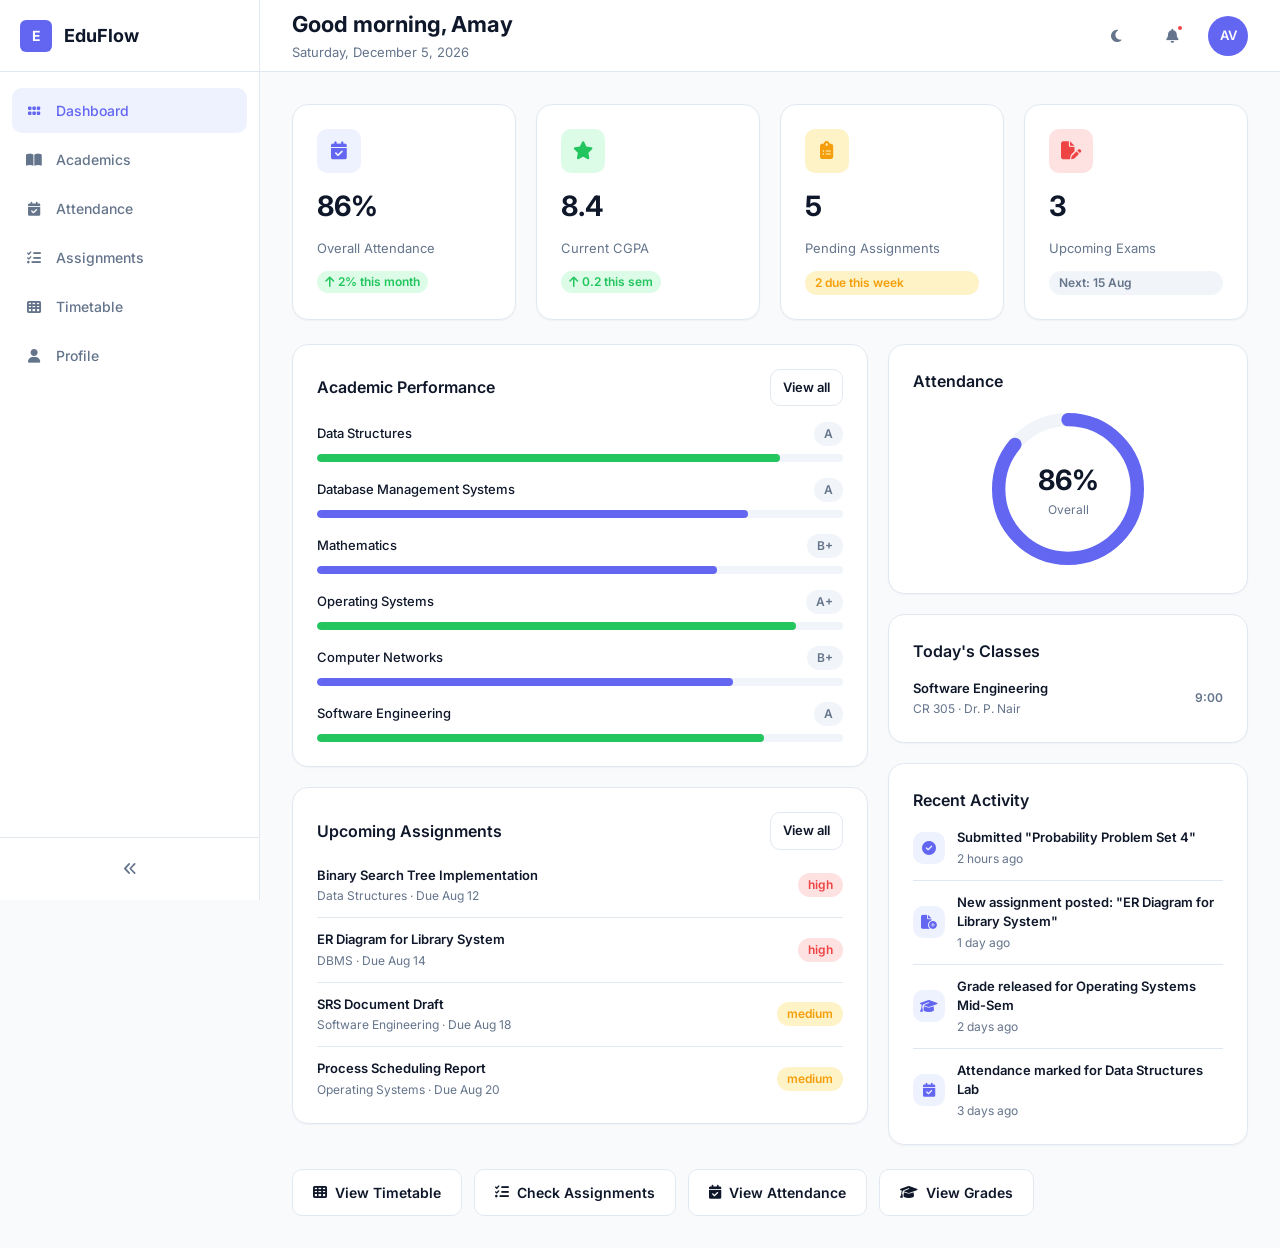
<file: index.html>
<!DOCTYPE html>
<html lang="en">
<head>
  <meta charset="UTF-8" />
  <meta name="viewport" content="width=device-width, initial-scale=1.0" />
  <title>Dashboard · EduFlow</title>

  <link rel="preconnect" href="https://fonts.googleapis.com" />
  <link href="https://fonts.googleapis.com/css2?family=Inter:wght@400;500;600;700&display=swap" rel="stylesheet" />
  <link rel="stylesheet" href="https://cdnjs.cloudflare.com/ajax/libs/font-awesome/6.5.1/css/all.min.css" />

  <link rel="stylesheet" href="css/reset.css" />
  <link rel="stylesheet" href="css/variables.css" />
  <link rel="stylesheet" href="css/layout.css" />
  <link rel="stylesheet" href="css/components.css" />
  <link rel="stylesheet" href="css/interactions.css" />
  <link rel="stylesheet" href="css/dashboard.css" />
  <link rel="stylesheet" href="css/responsive.css" />
  <link rel="stylesheet" href="css/responsive.css" />
</head>
<body>

  <div class="app-shell">

    <!-- ============ SIDEBAR ============ -->
    <aside class="sidebar">
      <div class="sidebar-brand">
        <div class="sidebar-brand-mark">E</div>
        <span class="sidebar-brand-name">EduFlow</span>
      </div>

      <nav class="sidebar-nav">
        <a href="index.html" class="sidebar-link" data-page="index.html">
          <i class="fa-solid fa-grip"></i><span>Dashboard</span>
        </a>
        <a href="pages/academics.html" class="sidebar-link" data-page="academics.html">
          <i class="fa-solid fa-book-open"></i><span>Academics</span>
        </a>
        <a href="pages/attendance.html" class="sidebar-link" data-page="attendance.html">
          <i class="fa-solid fa-calendar-check"></i><span>Attendance</span>
        </a>
        <a href="pages/assignments.html" class="sidebar-link" data-page="assignments.html">
          <i class="fa-solid fa-list-check"></i><span>Assignments</span>
        </a>
        <a href="pages/timetable.html" class="sidebar-link" data-page="timetable.html">
          <i class="fa-solid fa-table-cells"></i><span>Timetable</span>
        </a>
        <a href="pages/profile.html" class="sidebar-link" data-page="profile.html">
          <i class="fa-solid fa-user"></i><span>Profile</span>
        </a>
      </nav>

      <div class="sidebar-footer">
        <button class="sidebar-toggle" data-sidebar-toggle aria-label="Collapse sidebar">
          <i class="fa-solid fa-angles-left"></i>
        </button>
      </div>
    </aside>

    <div class="sidebar-overlay" data-mobile-overlay></div>

    <!-- ============ MAIN ============ -->
    <div>
      <header class="header">
        <div style="display:flex; align-items:center; gap: var(--space-4);">
          <button class="mobile-menu-btn icon-btn" data-mobile-menu aria-label="Open menu">
            <i class="fa-solid fa-bars"></i>
          </button>
          <div class="header-greeting">
            <h1 id="greeting-text">Good morning, Amay</h1>
            <p id="today-date">Here's your academic overview.</p>
          </div>
        </div>

        <div class="header-actions">
          <button class="icon-btn" data-theme-toggle aria-label="Toggle theme">
            <i class="fa-solid fa-moon"></i>
          </button>
          <button class="icon-btn" aria-label="Notifications">
            <i class="fa-solid fa-bell"></i>
            <span class="dot"></span>
          </button>
          <div class="avatar" title="Amay Verma">AV</div>
        </div>
      </header>

      <main class="main-content">

        <!-- STAT CARDS -->
        <section class="grid grid-cols-4" style="margin-bottom: var(--space-6);">
          <div class="card stat-card animate-in" style="animation-delay: 0ms">
            <div class="stat-card-icon" style="background: var(--primary-light); color: var(--primary);">
              <i class="fa-solid fa-calendar-check"></i>
            </div>
            <div class="stat-card-value" data-counter data-target="86" data-suffix="%">0%</div>
            <div class="stat-card-label">Overall Attendance</div>
            <span class="stat-card-trend trend-up"><i class="fa-solid fa-arrow-up"></i> 2% this month</span>
          </div>

          <div class="card stat-card animate-in" style="animation-delay: 80ms">
            <div class="stat-card-icon" style="background: var(--success-light); color: var(--success);">
              <i class="fa-solid fa-star"></i>
            </div>
            <div class="stat-card-value" data-counter data-target="8.4" data-decimal="1">0</div>
            <div class="stat-card-label">Current CGPA</div>
            <span class="stat-card-trend trend-up"><i class="fa-solid fa-arrow-up"></i> 0.2 this sem</span>
          </div>

          <div class="card stat-card animate-in" style="animation-delay: 160ms">
            <div class="stat-card-icon" style="background: var(--warning-light); color: var(--warning);">
              <i class="fa-solid fa-clipboard-list"></i>
            </div>
            <div class="stat-card-value" data-counter data-target="5" data-suffix="">0</div>
            <div class="stat-card-label">Pending Assignments</div>
            <span class="badge badge-warning">2 due this week</span>
          </div>

          <div class="card stat-card animate-in" style="animation-delay: 240ms">
            <div class="stat-card-icon" style="background: var(--danger-light); color: var(--danger);">
              <i class="fa-solid fa-file-pen"></i>
            </div>
            <div class="stat-card-value" data-counter data-target="3" data-suffix="">0</div>
            <div class="stat-card-label">Upcoming Exams</div>
            <span class="badge badge-neutral">Next: 15 Aug</span>
          </div>
        </section>

        <div class="dashboard-grid">

          <!-- LEFT COLUMN -->
          <div class="dashboard-col-main">

            <section class="card animate-in" style="margin-bottom: var(--space-5);">
              <div class="card-header">
                <span class="card-title">Academic Performance</span>
                <a href="pages/academics.html" class="btn btn-secondary btn-sm">View all</a>
              </div>
              <div id="academic-performance-list"></div>
            </section>

            <section class="card animate-in" style="margin-bottom: var(--space-5);">
              <div class="card-header">
                <span class="card-title">Upcoming Assignments</span>
                <a href="pages/assignments.html" class="btn btn-secondary btn-sm">View all</a>
              </div>
              <div id="upcoming-assignments-list"></div>
            </section>

          </div>

          <!-- RIGHT COLUMN -->
          <div class="dashboard-col-side">

            <section class="card animate-in" style="margin-bottom: var(--space-5);">
              <div class="card-header">
                <span class="card-title">Attendance</span>
              </div>
              <div class="attendance-ring-wrap">
                <svg viewBox="0 0 120 120" class="attendance-ring">
                  <circle cx="60" cy="60" r="52" class="ring-track" />
                  <circle cx="60" cy="60" r="52" class="ring-fill" id="attendance-ring-fill" />
                </svg>
                <div class="attendance-ring-label">
                  <span id="attendance-ring-value">0%</span>
                  <small>Overall</small>
                </div>
              </div>
            </section>

            <section class="card animate-in" style="margin-bottom: var(--space-5);">
              <div class="card-header">
                <span class="card-title">Today's Classes</span>
              </div>
              <div id="todays-classes-list"></div>
            </section>

            <section class="card animate-in">
              <div class="card-header">
                <span class="card-title">Recent Activity</span>
              </div>
              <div id="recent-activity-list"></div>
            </section>

          </div>
        </div>

        <!-- QUICK ACTIONS -->
        <section class="quick-actions animate-in">
          <a href="pages/timetable.html" class="btn btn-secondary"><i class="fa-solid fa-table-cells"></i> View Timetable</a>
          <a href="pages/assignments.html" class="btn btn-secondary"><i class="fa-solid fa-list-check"></i> Check Assignments</a>
          <a href="pages/attendance.html" class="btn btn-secondary"><i class="fa-solid fa-calendar-check"></i> View Attendance</a>
          <a href="pages/academics.html" class="btn btn-secondary"><i class="fa-solid fa-graduation-cap"></i> View Grades</a>
        </section>

      </main>
    </div>
  </div>

  <script src="js/storage.js"></script>
  <script src="js/data.js"></script>
  <script src="js/theme.js"></script>
  <script src="js/navigation.js"></script>
  <script src="js/notifications.js"></script>
  <script src="js/dashboard.js"></script>
</body>
</html>
</file>
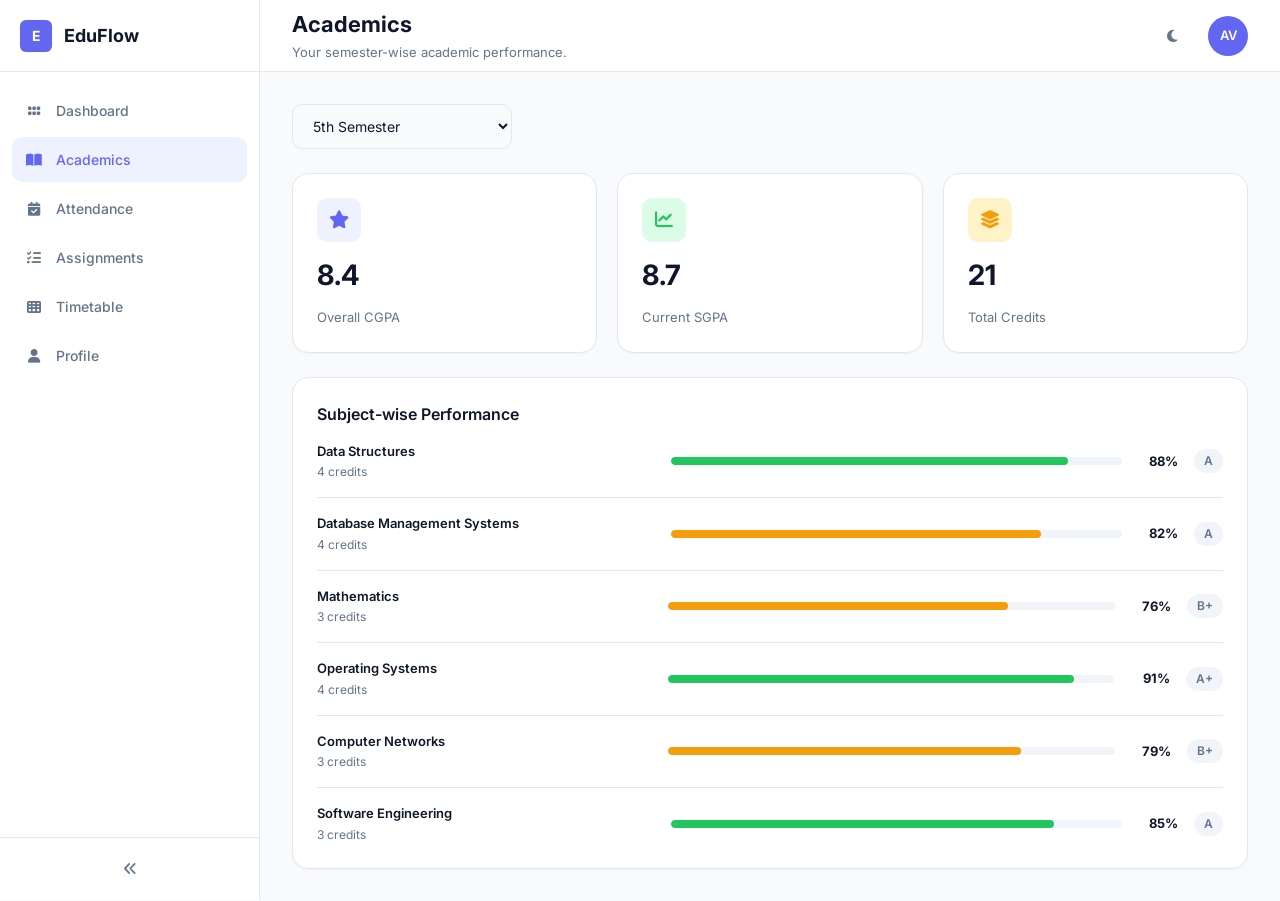
<file: pages/academics.html>
<!DOCTYPE html>
<html lang="en">
<head>
  <meta charset="UTF-8" />
  <meta name="viewport" content="width=device-width, initial-scale=1.0" />
  <title>Academics · EduFlow</title>

  <link rel="preconnect" href="https://fonts.googleapis.com" />
  <link href="https://fonts.googleapis.com/css2?family=Inter:wght@400;500;600;700&display=swap" rel="stylesheet" />
  <link rel="stylesheet" href="https://cdnjs.cloudflare.com/ajax/libs/font-awesome/6.5.1/css/all.min.css" />

  <!-- Note the ../ prefix: this file lives inside pages/, so every
       path must go UP one level first before it can find css/ -->
  <link rel="stylesheet" href="../css/reset.css" />
  <link rel="stylesheet" href="../css/variables.css" />
  <link rel="stylesheet" href="../css/layout.css" />
  <link rel="stylesheet" href="../css/components.css" />
  <link rel="stylesheet" href="../css/interactions.css" />
  <link rel="stylesheet" href="../css/academics.css" />
  <link rel="stylesheet" href="../css/responsive.css" />
</head>
<body>

  <div class="app-shell">

    <!-- ============ SIDEBAR ============ -->
    <aside class="sidebar">
      <div class="sidebar-brand">
        <div class="sidebar-brand-mark">E</div>
        <span class="sidebar-brand-name">EduFlow</span>
      </div>

      <nav class="sidebar-nav">
        <a href="../index.html" class="sidebar-link" data-page="index.html">
          <i class="fa-solid fa-grip"></i><span>Dashboard</span>
        </a>
        <a href="academics.html" class="sidebar-link" data-page="academics.html">
          <i class="fa-solid fa-book-open"></i><span>Academics</span>
        </a>
        <a href="attendance.html" class="sidebar-link" data-page="attendance.html">
          <i class="fa-solid fa-calendar-check"></i><span>Attendance</span>
        </a>
        <a href="assignments.html" class="sidebar-link" data-page="assignments.html">
          <i class="fa-solid fa-list-check"></i><span>Assignments</span>
        </a>
        <a href="timetable.html" class="sidebar-link" data-page="timetable.html">
          <i class="fa-solid fa-table-cells"></i><span>Timetable</span>
        </a>
        <a href="profile.html" class="sidebar-link" data-page="profile.html">
          <i class="fa-solid fa-user"></i><span>Profile</span>
        </a>
      </nav>

      <div class="sidebar-footer">
        <button class="sidebar-toggle" data-sidebar-toggle aria-label="Collapse sidebar">
          <i class="fa-solid fa-angles-left"></i>
        </button>
      </div>
    </aside>

    <div class="sidebar-overlay" data-mobile-overlay></div>

    <!-- ============ MAIN ============ -->
    <div>
      <header class="header">
        <div style="display:flex; align-items:center; gap: var(--space-4);">
          <button class="mobile-menu-btn icon-btn" data-mobile-menu aria-label="Open menu">
            <i class="fa-solid fa-bars"></i>
          </button>
          <div class="header-greeting">
            <h1>Academics</h1>
            <p>Your semester-wise academic performance.</p>
          </div>
        </div>

        <div class="header-actions">
          <button class="icon-btn" data-theme-toggle aria-label="Toggle theme">
            <i class="fa-solid fa-moon"></i>
          </button>
          <div class="avatar" title="Amay Verma">AV</div>
        </div>
      </header>

      <main class="main-content">

        <!-- Semester selector -->
        <div class="academics-toolbar">
          <select class="form-select" id="semester-select" style="max-width: 220px;">
            <option value="5" selected>5th Semester</option>
            <option value="4">4th Semester</option>
            <option value="3">3rd Semester</option>
          </select>
        </div>

        <!-- CGPA / SGPA summary -->
        <section class="grid grid-cols-3 stagger-grid" style="margin-bottom: var(--space-6);">
          <div class="card stat-card">
            <div class="stat-card-icon" style="background: var(--primary-light); color: var(--primary);">
              <i class="fa-solid fa-star"></i>
            </div>
            <div class="stat-card-value">8.4</div>
            <div class="stat-card-label">Overall CGPA</div>
          </div>
          <div class="card stat-card">
            <div class="stat-card-icon" style="background: var(--success-light); color: var(--success);">
              <i class="fa-solid fa-chart-line"></i>
            </div>
            <div class="stat-card-value">8.7</div>
            <div class="stat-card-label">Current SGPA</div>
          </div>
          <div class="card stat-card">
            <div class="stat-card-icon" style="background: var(--warning-light); color: var(--warning);">
              <i class="fa-solid fa-layer-group"></i>
            </div>
            <div class="stat-card-value">21</div>
            <div class="stat-card-label">Total Credits</div>
          </div>
        </section>

        <!-- Subject performance table -->
        <section class="card">
          <div class="card-header">
            <span class="card-title">Subject-wise Performance</span>
          </div>
          <div id="subjects-table"></div>
        </section>

      </main>
    </div>
  </div>

  <!-- Paths go up one level (../) to reach js/, same reasoning as css/ above -->
  <script src="../js/storage.js"></script>
  <script src="../js/data.js"></script>
  <script src="../js/theme.js"></script>
  <script src="../js/navigation.js"></script>
  <script src="../js/academics.js"></script>
</body>
</html>
</file>
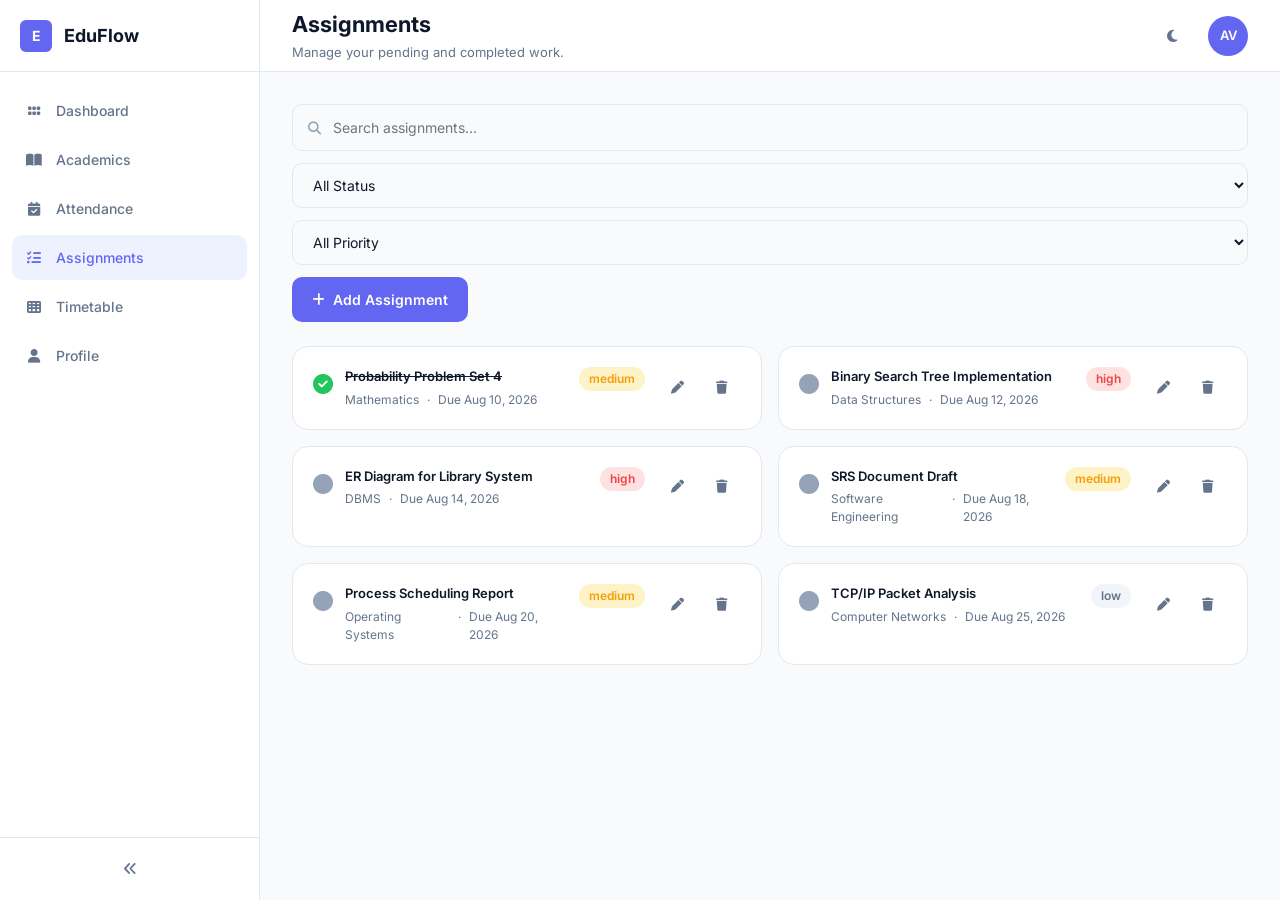
<file: pages/assignments.html>
<!DOCTYPE html>
<html lang="en">
<head>
  <meta charset="UTF-8" />
  <meta name="viewport" content="width=device-width, initial-scale=1.0" />
  <title>Assignments · EduFlow</title>

  <link rel="preconnect" href="https://fonts.googleapis.com" />
  <link href="https://fonts.googleapis.com/css2?family=Inter:wght@400;500;600;700&display=swap" rel="stylesheet" />
  <link rel="stylesheet" href="https://cdnjs.cloudflare.com/ajax/libs/font-awesome/6.5.1/css/all.min.css" />

  <link rel="stylesheet" href="../css/reset.css" />
  <link rel="stylesheet" href="../css/variables.css" />
  <link rel="stylesheet" href="../css/layout.css" />
  <link rel="stylesheet" href="../css/components.css" />
  <link rel="stylesheet" href="../css/interactions.css" />
  <link rel="stylesheet" href="../css/assignments.css" />
  <link rel="stylesheet" href="../css/responsive.css" />
</head>
<body>

  <div class="app-shell">

    <aside class="sidebar">
      <div class="sidebar-brand">
        <div class="sidebar-brand-mark">E</div>
        <span class="sidebar-brand-name">EduFlow</span>
      </div>

      <nav class="sidebar-nav">
        <a href="../index.html" class="sidebar-link" data-page="index.html">
          <i class="fa-solid fa-grip"></i><span>Dashboard</span>
        </a>
        <a href="academics.html" class="sidebar-link" data-page="academics.html">
          <i class="fa-solid fa-book-open"></i><span>Academics</span>
        </a>
        <a href="attendance.html" class="sidebar-link" data-page="attendance.html">
          <i class="fa-solid fa-calendar-check"></i><span>Attendance</span>
        </a>
        <a href="assignments.html" class="sidebar-link" data-page="assignments.html">
          <i class="fa-solid fa-list-check"></i><span>Assignments</span>
        </a>
        <a href="timetable.html" class="sidebar-link" data-page="timetable.html">
          <i class="fa-solid fa-table-cells"></i><span>Timetable</span>
        </a>
        <a href="profile.html" class="sidebar-link" data-page="profile.html">
          <i class="fa-solid fa-user"></i><span>Profile</span>
        </a>
      </nav>

      <div class="sidebar-footer">
        <button class="sidebar-toggle" data-sidebar-toggle aria-label="Collapse sidebar">
          <i class="fa-solid fa-angles-left"></i>
        </button>
      </div>
    </aside>

    <div class="sidebar-overlay" data-mobile-overlay></div>

    <div>
      <header class="header">
        <div style="display:flex; align-items:center; gap: var(--space-4);">
          <button class="mobile-menu-btn icon-btn" data-mobile-menu aria-label="Open menu">
            <i class="fa-solid fa-bars"></i>
          </button>
          <div class="header-greeting">
            <h1>Assignments</h1>
            <p>Manage your pending and completed work.</p>
          </div>
        </div>

        <div class="header-actions">
          <button class="icon-btn" data-theme-toggle aria-label="Toggle theme">
            <i class="fa-solid fa-moon"></i>
          </button>
          <div class="avatar" title="Amay Verma">AV</div>
        </div>
      </header>

      <main class="main-content">

        <!-- Toolbar: search + filters + add button -->
        <div class="assignments-toolbar">
          <div class="search-box">
            <i class="fa-solid fa-magnifying-glass"></i>
            <input type="text" id="search-input" placeholder="Search assignments..." class="form-input" />
          </div>

          <select id="status-filter" class="form-select">
            <option value="all">All Status</option>
            <option value="pending">Pending</option>
            <option value="completed">Completed</option>
          </select>

          <select id="priority-filter" class="form-select">
            <option value="all">All Priority</option>
            <option value="high">High</option>
            <option value="medium">Medium</option>
            <option value="low">Low</option>
          </select>

          <button class="btn btn-primary" id="add-assignment-btn">
            <i class="fa-solid fa-plus"></i> Add Assignment
          </button>
        </div>

        <!-- Assignment cards render here via JS -->
        <div id="assignments-list" class="assignments-grid"></div>

      </main>
    </div>
  </div>

  <!-- ============ ADD/EDIT MODAL ============ -->
  <div class="modal-overlay" id="assignment-modal">
    <div class="modal">
      <div class="modal-header">
        <span class="modal-title" id="assignment-modal-title">Add Assignment</span>
        <button class="modal-close" id="assignment-modal-close" aria-label="Close">
          <i class="fa-solid fa-xmark"></i>
        </button>
      </div>

      <form id="assignment-form">
        <div class="form-group">
          <label class="form-label" for="title">Title</label>
          <input type="text" id="title" name="title" class="form-input" placeholder="e.g. ER Diagram Assignment" required />
        </div>

        <div class="form-group">
          <label class="form-label" for="subject">Subject</label>
          <select id="subject" name="subject" class="form-select" required>
            <option value="Data Structures">Data Structures</option>
            <option value="DBMS">DBMS</option>
            <option value="Operating Systems">Operating Systems</option>
            <option value="Computer Networks">Computer Networks</option>
            <option value="Mathematics">Mathematics</option>
            <option value="Software Engineering">Software Engineering</option>
          </select>
        </div>

        <div class="form-group">
          <label class="form-label" for="dueDate">Due Date</label>
          <input type="date" id="dueDate" name="dueDate" class="form-input" required />
        </div>

        <div class="form-group">
          <label class="form-label" for="priority">Priority</label>
          <select id="priority" name="priority" class="form-select" required>
            <option value="high">High</option>
            <option value="medium" selected>Medium</option>
            <option value="low">Low</option>
          </select>
        </div>

        <div style="display:flex; gap: var(--space-3); margin-top: var(--space-6);">
          <button type="submit" class="btn btn-primary" style="flex:1;">Save Assignment</button>
          <button type="button" class="btn btn-secondary" id="assignment-modal-cancel">Cancel</button>
        </div>
      </form>
    </div>
  </div>

  <script src="../js/storage.js"></script>
  <script src="../js/data.js"></script>
  <script src="../js/theme.js"></script>
  <script src="../js/navigation.js"></script>
  <script src="../js/notifications.js"></script>
  <script src="../js/assignments.js"></script>
</body>
</html>
</file>
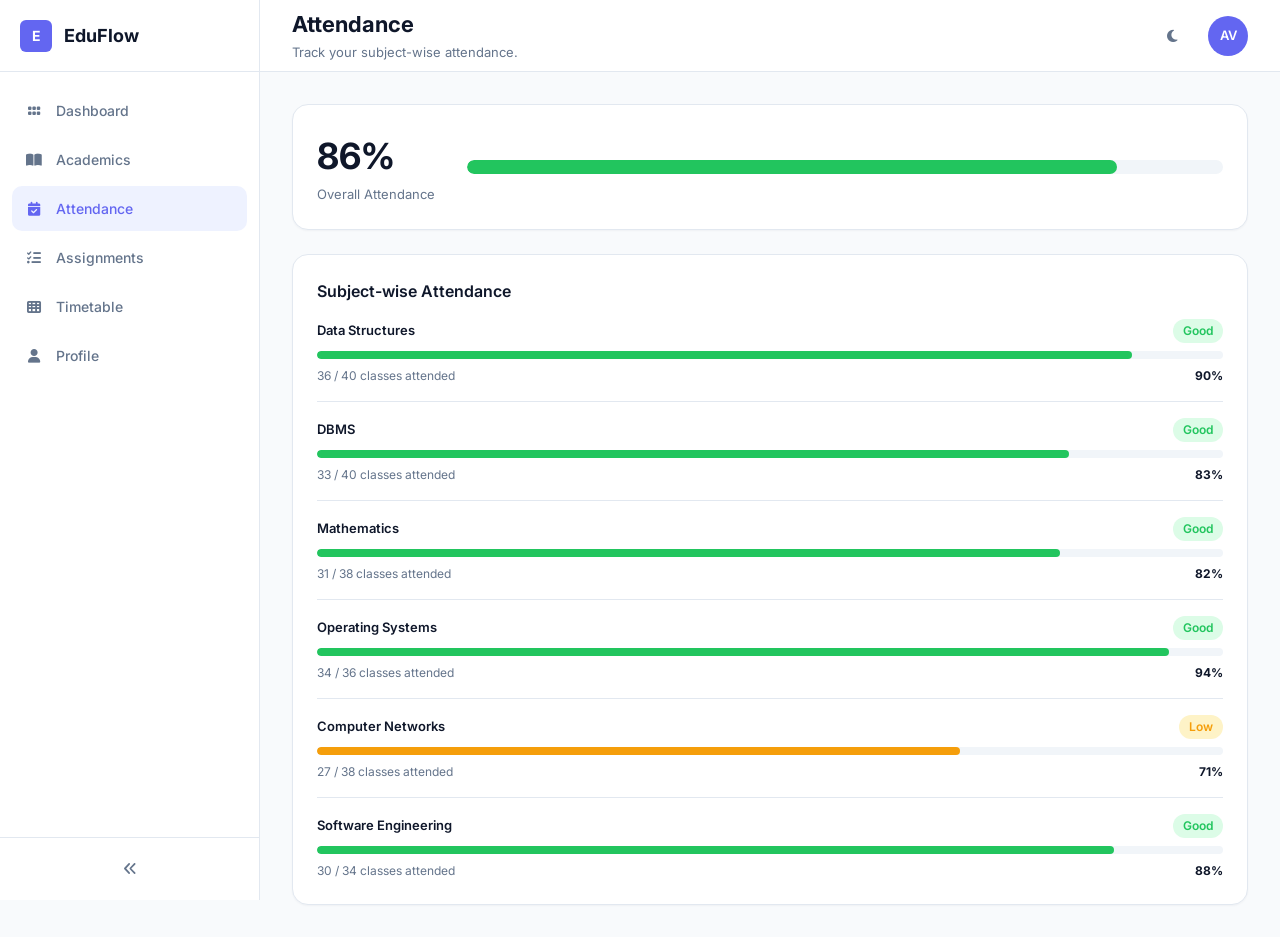
<file: pages/attendance.html>
<!DOCTYPE html>
<html lang="en">
<head>
  <meta charset="UTF-8" />
  <meta name="viewport" content="width=device-width, initial-scale=1.0" />
  <title>Attendance · EduFlow</title>

  <link rel="preconnect" href="https://fonts.googleapis.com" />
  <link href="https://fonts.googleapis.com/css2?family=Inter:wght@400;500;600;700&display=swap" rel="stylesheet" />
  <link rel="stylesheet" href="https://cdnjs.cloudflare.com/ajax/libs/font-awesome/6.5.1/css/all.min.css" />

  <link rel="stylesheet" href="../css/reset.css" />
  <link rel="stylesheet" href="../css/variables.css" />
  <link rel="stylesheet" href="../css/layout.css" />
  <link rel="stylesheet" href="../css/components.css" />
  <link rel="stylesheet" href="../css/interactions.css" />
  <link rel="stylesheet" href="../css/attendance.css" />
  <link rel="stylesheet" href="../css/responsive.css" />
</head>
<body>

  <div class="app-shell">

    <aside class="sidebar">
      <div class="sidebar-brand">
        <div class="sidebar-brand-mark">E</div>
        <span class="sidebar-brand-name">EduFlow</span>
      </div>

      <nav class="sidebar-nav">
        <a href="../index.html" class="sidebar-link" data-page="index.html">
          <i class="fa-solid fa-grip"></i><span>Dashboard</span>
        </a>
        <a href="academics.html" class="sidebar-link" data-page="academics.html">
          <i class="fa-solid fa-book-open"></i><span>Academics</span>
        </a>
        <a href="attendance.html" class="sidebar-link" data-page="attendance.html">
          <i class="fa-solid fa-calendar-check"></i><span>Attendance</span>
        </a>
        <a href="assignments.html" class="sidebar-link" data-page="assignments.html">
          <i class="fa-solid fa-list-check"></i><span>Assignments</span>
        </a>
        <a href="timetable.html" class="sidebar-link" data-page="timetable.html">
          <i class="fa-solid fa-table-cells"></i><span>Timetable</span>
        </a>
        <a href="profile.html" class="sidebar-link" data-page="profile.html">
          <i class="fa-solid fa-user"></i><span>Profile</span>
        </a>
      </nav>

      <div class="sidebar-footer">
        <button class="sidebar-toggle" data-sidebar-toggle aria-label="Collapse sidebar">
          <i class="fa-solid fa-angles-left"></i>
        </button>
      </div>
    </aside>

    <div class="sidebar-overlay" data-mobile-overlay></div>

    <div>
      <header class="header">
        <div style="display:flex; align-items:center; gap: var(--space-4);">
          <button class="mobile-menu-btn icon-btn" data-mobile-menu aria-label="Open menu">
            <i class="fa-solid fa-bars"></i>
          </button>
          <div class="header-greeting">
            <h1>Attendance</h1>
            <p>Track your subject-wise attendance.</p>
          </div>
        </div>

        <div class="header-actions">
          <button class="icon-btn" data-theme-toggle aria-label="Toggle theme">
            <i class="fa-solid fa-moon"></i>
          </button>
          <div class="avatar" title="Amay Verma">AV</div>
        </div>
      </header>

      <main class="main-content">

        <!-- Overall attendance summary -->
        <section class="card" style="margin-bottom: var(--space-6);">
          <div class="overall-attendance">
            <div>
              <div class="overall-attendance-value" id="overall-value">0%</div>
              <div class="overall-attendance-label">Overall Attendance</div>
            </div>
            <div class="overall-attendance-bar">
              <div class="progress-track" style="height: 14px;">
                <div class="progress-fill" id="overall-fill" data-fill="0"></div>
              </div>
            </div>
          </div>
        </section>

        <!-- Subject-wise attendance -->
        <section class="card">
          <div class="card-header">
            <span class="card-title">Subject-wise Attendance</span>
          </div>
          <div id="attendance-list"></div>
        </section>

      </main>
    </div>
  </div>

  <script src="../js/storage.js"></script>
  <script src="../js/data.js"></script>
  <script src="../js/theme.js"></script>
  <script src="../js/navigation.js"></script>
  <script src="../js/attendance.js"></script>
</body>
</html>
</file>
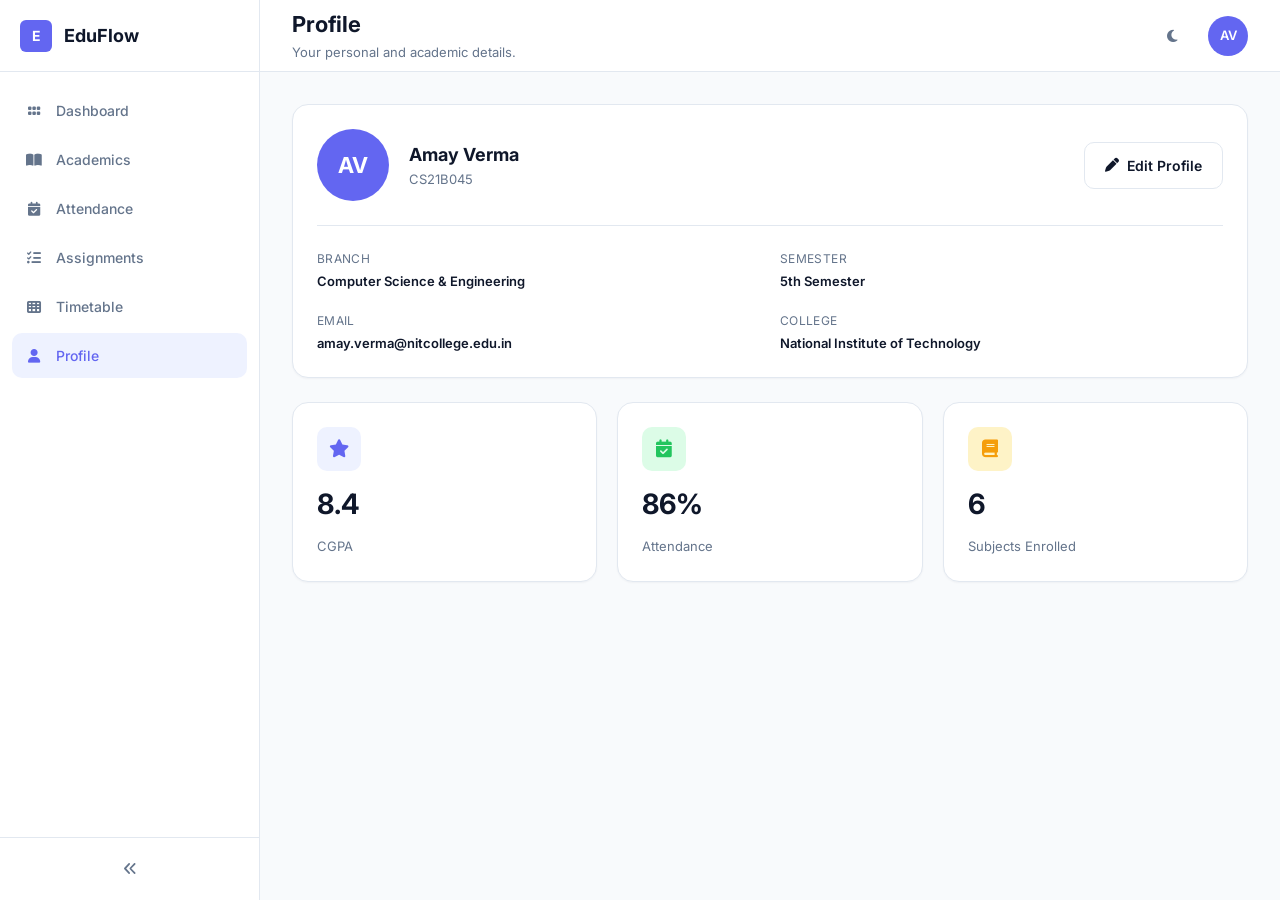
<file: pages/profile.html>
<!DOCTYPE html>
<html lang="en">
<head>
  <meta charset="UTF-8" />
  <meta name="viewport" content="width=device-width, initial-scale=1.0" />
  <title>Profile · EduFlow</title>

  <link rel="preconnect" href="https://fonts.googleapis.com" />
  <link href="https://fonts.googleapis.com/css2?family=Inter:wght@400;500;600;700&display=swap" rel="stylesheet" />
  <link rel="stylesheet" href="https://cdnjs.cloudflare.com/ajax/libs/font-awesome/6.5.1/css/all.min.css" />

  <link rel="stylesheet" href="../css/reset.css" />
  <link rel="stylesheet" href="../css/variables.css" />
  <link rel="stylesheet" href="../css/layout.css" />
  <link rel="stylesheet" href="../css/components.css" />
  <link rel="stylesheet" href="../css/interactions.css" />
  <link rel="stylesheet" href="../css/profile.css" />
  <link rel="stylesheet" href="../css/responsive.css" />
</head>
<body>

  <div class="app-shell">

    <aside class="sidebar">
      <div class="sidebar-brand">
        <div class="sidebar-brand-mark">E</div>
        <span class="sidebar-brand-name">EduFlow</span>
      </div>

      <nav class="sidebar-nav">
        <a href="../index.html" class="sidebar-link" data-page="index.html">
          <i class="fa-solid fa-grip"></i><span>Dashboard</span>
        </a>
        <a href="academics.html" class="sidebar-link" data-page="academics.html">
          <i class="fa-solid fa-book-open"></i><span>Academics</span>
        </a>
        <a href="attendance.html" class="sidebar-link" data-page="attendance.html">
          <i class="fa-solid fa-calendar-check"></i><span>Attendance</span>
        </a>
        <a href="assignments.html" class="sidebar-link" data-page="assignments.html">
          <i class="fa-solid fa-list-check"></i><span>Assignments</span>
        </a>
        <a href="timetable.html" class="sidebar-link" data-page="timetable.html">
          <i class="fa-solid fa-table-cells"></i><span>Timetable</span>
        </a>
        <a href="profile.html" class="sidebar-link" data-page="profile.html">
          <i class="fa-solid fa-user"></i><span>Profile</span>
        </a>
      </nav>

      <div class="sidebar-footer">
        <button class="sidebar-toggle" data-sidebar-toggle aria-label="Collapse sidebar">
          <i class="fa-solid fa-angles-left"></i>
        </button>
      </div>
    </aside>

    <div class="sidebar-overlay" data-mobile-overlay></div>

    <div>
      <header class="header">
        <div style="display:flex; align-items:center; gap: var(--space-4);">
          <button class="mobile-menu-btn icon-btn" data-mobile-menu aria-label="Open menu">
            <i class="fa-solid fa-bars"></i>
          </button>
          <div class="header-greeting">
            <h1>Profile</h1>
            <p>Your personal and academic details.</p>
          </div>
        </div>

        <div class="header-actions">
          <button class="icon-btn" data-theme-toggle aria-label="Toggle theme">
            <i class="fa-solid fa-moon"></i>
          </button>
          <div class="avatar" title="Amay Verma">AV</div>
        </div>
      </header>

      <main class="main-content">

        <section class="card profile-card">
          <div class="profile-header">
            <div class="profile-avatar-lg" id="profile-avatar">AV</div>
            <div>
              <div class="profile-name" id="profile-name">Amay Verma</div>
              <div class="profile-roll" id="profile-roll">CS21B045</div>
            </div>
            <button class="btn btn-secondary" id="edit-profile-btn" style="margin-left: auto;">
              <i class="fa-solid fa-pen"></i> Edit Profile
            </button>
          </div>

          <!-- READ-ONLY VIEW -->
          <div class="profile-details" id="profile-details-view">
            <div class="profile-detail-row">
              <span class="profile-detail-label">Branch</span>
              <span class="profile-detail-value" id="detail-branch">—</span>
            </div>
            <div class="profile-detail-row">
              <span class="profile-detail-label">Semester</span>
              <span class="profile-detail-value" id="detail-semester">—</span>
            </div>
            <div class="profile-detail-row">
              <span class="profile-detail-label">Email</span>
              <span class="profile-detail-value" id="detail-email">—</span>
            </div>
            <div class="profile-detail-row">
              <span class="profile-detail-label">College</span>
              <span class="profile-detail-value" id="detail-college">—</span>
            </div>
          </div>

          <!-- EDIT FORM (hidden by default, shown via JS) -->
          <form class="profile-details" id="profile-edit-form" style="display:none;">
            <div class="form-group">
              <label class="form-label" for="edit-name">Full Name</label>
              <input type="text" id="edit-name" name="name" class="form-input" required />
            </div>
            <div class="form-group">
              <label class="form-label" for="edit-branch">Branch</label>
              <input type="text" id="edit-branch" name="branch" class="form-input" required />
            </div>
            <div class="form-group">
              <label class="form-label" for="edit-semester">Semester</label>
              <input type="text" id="edit-semester" name="semester" class="form-input" required />
            </div>
            <div class="form-group">
              <label class="form-label" for="edit-email">Email</label>
              <input type="email" id="edit-email" name="email" class="form-input" required />
            </div>
            <div style="display:flex; gap: var(--space-3); grid-column: 1 / -1;">
              <button type="submit" class="btn btn-primary">Save Changes</button>
              <button type="button" class="btn btn-secondary" id="cancel-edit-btn">Cancel</button>
            </div>
          </form>
        </section>

        <!-- Academic stats summary -->
        <section class="grid grid-cols-3 stagger-grid" style="margin-top: var(--space-6);">
          <div class="card stat-card">
            <div class="stat-card-icon" style="background: var(--primary-light); color: var(--primary);">
              <i class="fa-solid fa-star"></i>
            </div>
            <div class="stat-card-value">8.4</div>
            <div class="stat-card-label">CGPA</div>
          </div>
          <div class="card stat-card">
            <div class="stat-card-icon" style="background: var(--success-light); color: var(--success);">
              <i class="fa-solid fa-calendar-check"></i>
            </div>
            <div class="stat-card-value">86%</div>
            <div class="stat-card-label">Attendance</div>
          </div>
          <div class="card stat-card">
            <div class="stat-card-icon" style="background: var(--warning-light); color: var(--warning);">
              <i class="fa-solid fa-book"></i>
            </div>
            <div class="stat-card-value">6</div>
            <div class="stat-card-label">Subjects Enrolled</div>
          </div>
        </section>

      </main>
    </div>
  </div>

  <script src="../js/storage.js"></script>
  <script src="../js/data.js"></script>
  <script src="../js/theme.js"></script>
  <script src="../js/navigation.js"></script>
  <script src="../js/notifications.js"></script>
  <script src="../js/profile.js"></script>
</body>
</html>
</file>
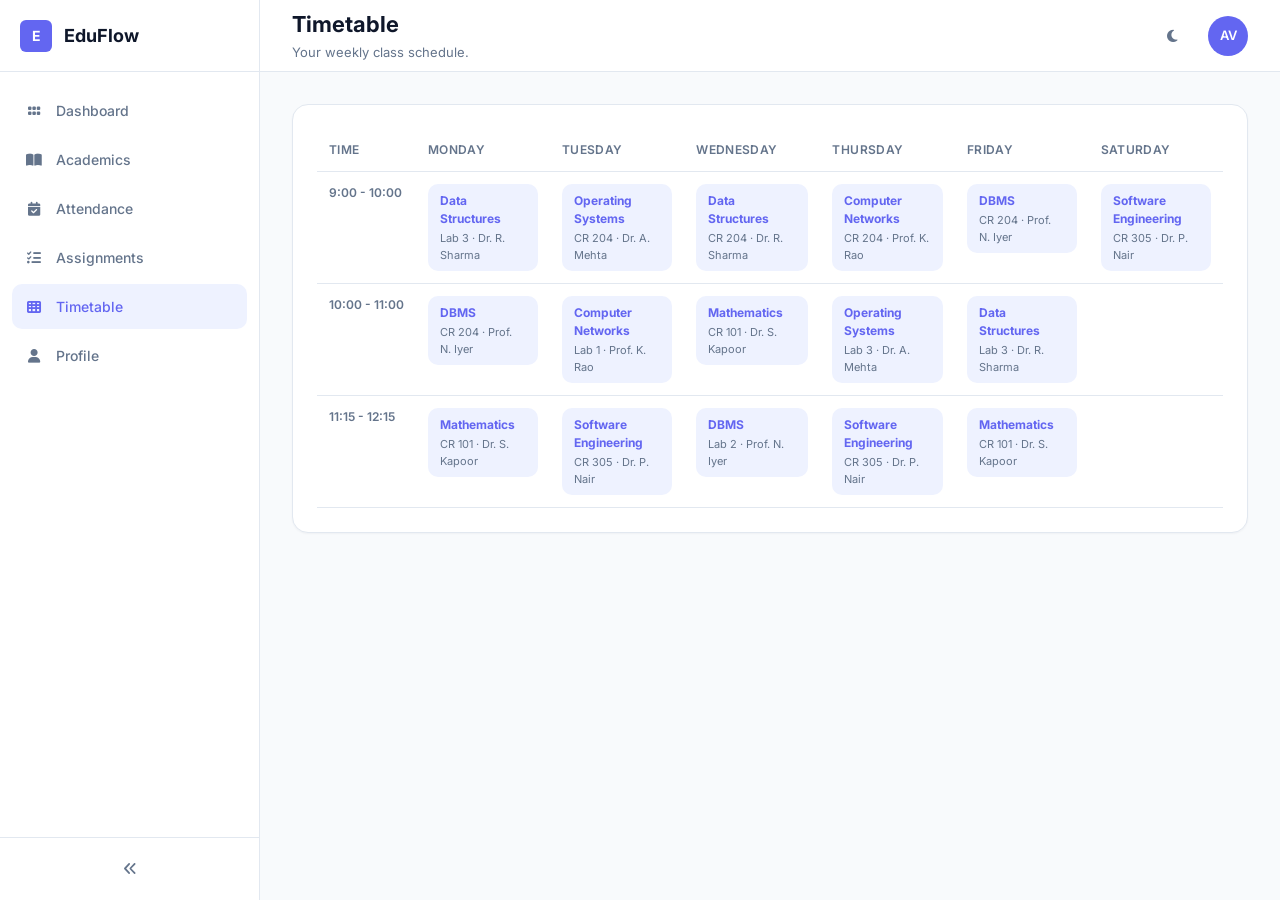
<file: pages/timetable.html>
<!DOCTYPE html>
<html lang="en">
<head>
  <meta charset="UTF-8" />
  <meta name="viewport" content="width=device-width, initial-scale=1.0" />
  <title>Timetable · EduFlow</title>

  <link rel="preconnect" href="https://fonts.googleapis.com" />
  <link href="https://fonts.googleapis.com/css2?family=Inter:wght@400;500;600;700&display=swap" rel="stylesheet" />
  <link rel="stylesheet" href="https://cdnjs.cloudflare.com/ajax/libs/font-awesome/6.5.1/css/all.min.css" />

  <link rel="stylesheet" href="../css/reset.css" />
  <link rel="stylesheet" href="../css/variables.css" />
  <link rel="stylesheet" href="../css/layout.css" />
  <link rel="stylesheet" href="../css/components.css" />
  <link rel="stylesheet" href="../css/interactions.css" />
  <link rel="stylesheet" href="../css/timetable.css" />
  <link rel="stylesheet" href="../css/responsive.css" />
</head>
<body>

  <div class="app-shell">

    <aside class="sidebar">
      <div class="sidebar-brand">
        <div class="sidebar-brand-mark">E</div>
        <span class="sidebar-brand-name">EduFlow</span>
      </div>

      <nav class="sidebar-nav">
        <a href="../index.html" class="sidebar-link" data-page="index.html">
          <i class="fa-solid fa-grip"></i><span>Dashboard</span>
        </a>
        <a href="academics.html" class="sidebar-link" data-page="academics.html">
          <i class="fa-solid fa-book-open"></i><span>Academics</span>
        </a>
        <a href="attendance.html" class="sidebar-link" data-page="attendance.html">
          <i class="fa-solid fa-calendar-check"></i><span>Attendance</span>
        </a>
        <a href="assignments.html" class="sidebar-link" data-page="assignments.html">
          <i class="fa-solid fa-list-check"></i><span>Assignments</span>
        </a>
        <a href="timetable.html" class="sidebar-link" data-page="timetable.html">
          <i class="fa-solid fa-table-cells"></i><span>Timetable</span>
        </a>
        <a href="profile.html" class="sidebar-link" data-page="profile.html">
          <i class="fa-solid fa-user"></i><span>Profile</span>
        </a>
      </nav>

      <div class="sidebar-footer">
        <button class="sidebar-toggle" data-sidebar-toggle aria-label="Collapse sidebar">
          <i class="fa-solid fa-angles-left"></i>
        </button>
      </div>
    </aside>

    <div class="sidebar-overlay" data-mobile-overlay></div>

    <div>
      <header class="header">
        <div style="display:flex; align-items:center; gap: var(--space-4);">
          <button class="mobile-menu-btn icon-btn" data-mobile-menu aria-label="Open menu">
            <i class="fa-solid fa-bars"></i>
          </button>
          <div class="header-greeting">
            <h1>Timetable</h1>
            <p>Your weekly class schedule.</p>
          </div>
        </div>

        <div class="header-actions">
          <button class="icon-btn" data-theme-toggle aria-label="Toggle theme">
            <i class="fa-solid fa-moon"></i>
          </button>
          <div class="avatar" title="Amay Verma">AV</div>
        </div>
      </header>

      <main class="main-content">

        <!-- DESKTOP: table view -->
        <section class="card">
          <table class="timetable-table" id="timetable-table">
            <!-- header row + body rows injected by timetable.js -->
          </table>
        </section>

        <!-- MOBILE: card-list view (CSS controls which one is visible,
             see responsive.css .timetable-table / .timetable-cards rules) -->
        <div class="timetable-cards" id="timetable-cards"></div>

      </main>
    </div>
  </div>

  <script src="../js/storage.js"></script>
  <script src="../js/data.js"></script>
  <script src="../js/theme.js"></script>
  <script src="../js/navigation.js"></script>
  <script src="../js/timetable.js"></script>
</body>
</html>
</file>
<file: css/variables.css>
/* ==========================================================================
   VARIABLES.CSS
   Purpose: Single source of truth for the design system.
   Why CSS variables (custom properties) instead of hardcoding hex codes
   everywhere? Because "change the primary color" should be a ONE-LINE
   edit, not a find-and-replace across 12 files. This is the same reason
   design tokens exist in every real design system (Material, Tailwind, etc).

   Theme switching mechanism: we set data-theme="dark" on the <html> tag
   via JS (see theme.js). The [data-theme="dark"] selector below overrides
   the :root values. Every component uses var(--something) — never a raw
   hex code — so the ENTIRE app re-themes instantly with zero JS re-render.
   ========================================================================== */

:root {
  /* ---- Brand ---- */
  --primary: #6366f1;        /* indigo — modern SaaS feel, not generic blue */
  --primary-dark: #4f46e5;
  --primary-light: #eef2ff;

  /* ---- Surfaces (light mode) ---- */
  --background: #f8fafc;
  --surface: #ffffff;
  --surface-hover: #f1f5f9;
  --border: #e2e8f0;

  /* ---- Text (light mode) ---- */
  --text-primary: #0f172a;
  --text-secondary: #64748b;
  --text-tertiary: #94a3b8;

  /* ---- Semantic status colors ---- */
  --success: #22c55e;
  --success-light: #dcfce7;
  --warning: #f59e0b;
  --warning-light: #fef3c7;
  --danger: #ef4444;
  --danger-light: #fee2e2;

  /* ---- Elevation (shadows) ---- */
  --shadow-sm: 0 1px 2px rgba(15, 23, 42, 0.04);
  --shadow-md: 0 4px 12px rgba(15, 23, 42, 0.08);
  --shadow-lg: 0 12px 24px rgba(15, 23, 42, 0.12);

  /* ---- Spacing scale (4px base unit — industry-standard rhythm) ---- */
  --space-1: 4px;
  --space-2: 8px;
  --space-3: 12px;
  --space-4: 16px;
  --space-5: 20px;
  --space-6: 24px;
  --space-8: 32px;
  --space-10: 40px;
  --space-12: 48px;
  --space-16: 64px;

  /* ---- Radius ---- */
  --radius-sm: 6px;
  --radius-md: 10px;
  --radius-lg: 16px;
  --radius-full: 9999px;

  /* ---- Typography ---- */
  --font-sans: 'Inter', -apple-system, BlinkMacSystemFont, 'Segoe UI', sans-serif;
  --text-xs: 12px;
  --text-sm: 13px;
  --text-base: 14px;
  --text-md: 16px;
  --text-lg: 18px;
  --text-xl: 22px;
  --text-2xl: 28px;
  --text-3xl: 36px;

  /* ---- Motion ---- */
  --transition-fast: 150ms ease;
  --transition-base: 250ms ease;
  --transition-slow: 400ms cubic-bezier(0.4, 0, 0.2, 1);

  /* ---- Layout ---- */
  --sidebar-width: 260px;
  --sidebar-width-collapsed: 76px;
  --header-height: 72px;
}

/* ---- DARK MODE OVERRIDES ---- */
/* Only the values that actually change need to be redeclared.
   Everything else (spacing, radius, font sizes) stays identical —
   dark mode is a color-scheme change, not a layout change. */
[data-theme='dark'] {
  --background: #0f172a;
  --surface: #1e293b;
  --surface-hover: #273549;
  --border: #334155;

  --text-primary: #f1f5f9;
  --text-secondary: #94a3b8;
  --text-tertiary: #64748b;

  --primary-light: #312e81;

  --shadow-sm: 0 1px 2px rgba(0, 0, 0, 0.2);
  --shadow-md: 0 4px 12px rgba(0, 0, 0, 0.3);
  --shadow-lg: 0 12px 24px rgba(0, 0, 0, 0.4);
}

body {
  font-family: var(--font-sans);
  background: var(--background);
  color: var(--text-primary);
  font-size: var(--text-base);
  transition: background var(--transition-base), color var(--transition-base);
}
</file>
<file: css/layout.css>
/* ==========================================================================
   LAYOUT.CSS
   Purpose: The app "shell" — sidebar + header + main content area.
   This is shared structure that every page (dashboard, academics,
   attendance, etc.) reuses. Page-specific content styling lives in
   each page's own CSS file (dashboard.css, academics.css...).

   Layout technique: CSS Grid for the outer app-shell (sidebar | main),
   Flexbox for the header's internal alignment. Grid handles 2D layout
   (rows AND columns) well; Flexbox is simpler for 1D alignment — using
   the right tool for each job instead of forcing one everywhere.
   ========================================================================== */

.app-shell {
  display: grid;
  grid-template-columns: var(--sidebar-width) 1fr;
  min-height: 100vh;
  transition: grid-template-columns var(--transition-base);
}

.app-shell.sidebar-collapsed {
  grid-template-columns: var(--sidebar-width-collapsed) 1fr;
}

/* ---- SIDEBAR ---- */
.sidebar {
  background: var(--surface);
  border-right: 1px solid var(--border);
  display: flex;
  flex-direction: column;
  height: 100vh;
  position: sticky;
  top: 0;
  overflow: hidden;
}

.sidebar-brand {
  display: flex;
  align-items: center;
  gap: var(--space-3);
  padding: var(--space-5) var(--space-5);
  border-bottom: 1px solid var(--border);
  height: var(--header-height);
}

.sidebar-brand-mark {
  width: 32px;
  height: 32px;
  border-radius: var(--radius-sm);
  background: var(--primary);
  color: white;
  display: flex;
  align-items: center;
  justify-content: center;
  font-weight: 700;
  flex-shrink: 0;
}

.sidebar-brand-name {
  font-weight: 700;
  font-size: var(--text-lg);
  white-space: nowrap;
}

.sidebar-nav {
  flex: 1;
  padding: var(--space-4) var(--space-3);
  display: flex;
  flex-direction: column;
  gap: var(--space-1);
  overflow-y: auto;
}

.sidebar-link {
  display: flex;
  align-items: center;
  gap: var(--space-3);
  padding: var(--space-3) var(--space-3);
  border-radius: var(--radius-md);
  color: var(--text-secondary);
  font-size: var(--text-base);
  font-weight: 500;
  transition: background var(--transition-fast), color var(--transition-fast);
  white-space: nowrap;
}

.sidebar-link:hover {
  background: var(--surface-hover);
  color: var(--text-primary);
}

.sidebar-link.active {
  background: var(--primary-light);
  color: var(--primary);
}

.sidebar-link i {
  width: 20px;
  flex-shrink: 0;
  text-align: center;
}

.sidebar-footer {
  padding: var(--space-4) var(--space-3);
  border-top: 1px solid var(--border);
}

.sidebar-toggle {
  width: 100%;
  padding: var(--space-2);
  display: flex;
  align-items: center;
  justify-content: center;
  color: var(--text-secondary);
  border-radius: var(--radius-md);
  transition: background var(--transition-fast);
}

.sidebar-toggle:hover {
  background: var(--surface-hover);
}

/* ---- HEADER ---- */
.header {
  height: var(--header-height);
  display: flex;
  align-items: center;
  justify-content: space-between;
  padding: 0 var(--space-8);
  border-bottom: 1px solid var(--border);
  background: var(--surface);
  position: sticky;
  top: 0;
  z-index: 10;
}

.header-greeting h1 {
  font-size: var(--text-xl);
  font-weight: 700;
}

.header-greeting p {
  color: var(--text-secondary);
  font-size: var(--text-sm);
  margin-top: 2px;
}

.header-actions {
  display: flex;
  align-items: center;
  gap: var(--space-4);
}

.icon-btn {
  width: 40px;
  height: 40px;
  border-radius: var(--radius-md);
  display: flex;
  align-items: center;
  justify-content: center;
  color: var(--text-secondary);
  position: relative;
  transition: background var(--transition-fast), color var(--transition-fast);
}

.icon-btn:hover {
  background: var(--surface-hover);
  color: var(--text-primary);
}

.icon-btn .dot {
  position: absolute;
  top: 8px;
  right: 8px;
  width: 8px;
  height: 8px;
  border-radius: 50%;
  background: var(--danger);
  border: 2px solid var(--surface);
}

.avatar {
  width: 40px;
  height: 40px;
  border-radius: 50%;
  background: var(--primary);
  color: white;
  display: flex;
  align-items: center;
  justify-content: center;
  font-weight: 600;
  font-size: var(--text-sm);
  cursor: pointer;
}

/* ---- MAIN CONTENT ---- */
.main-content {
  padding: var(--space-8);
  max-width: 1400px;
  width: 100%;
}

/* ---- MOBILE DRAWER STATE ---- */
.sidebar-overlay {
  display: none;
  position: fixed;
  inset: 0;
  background: rgba(15, 23, 42, 0.5);
  z-index: 40;
}

.mobile-menu-btn {
  display: none;
}
</file>
<file: css/components.css>
/* ==========================================================================
   COMPONENTS.CSS
   Purpose: Reusable UI building blocks used across MULTIPLE pages.
   Rule of thumb for what belongs here vs a page-specific file:
   "Would this exact class be reused on another page?" If yes -> here.
   If it's specific to one page's layout -> that page's own CSS file.
   ========================================================================== */

/* ---- CARD ---- */
.card {
  background: var(--surface);
  border: 1px solid var(--border);
  border-radius: var(--radius-lg);
  padding: var(--space-6);
  box-shadow: var(--shadow-sm);
  transition: box-shadow var(--transition-base), transform var(--transition-base);
}

.card:hover {
  box-shadow: var(--shadow-md);
  transform: translateY(-2px);
}

.card-header {
  display: flex;
  align-items: center;
  justify-content: space-between;
  margin-bottom: var(--space-4);
}

.card-title {
  font-size: var(--text-md);
  font-weight: 600;
}

/* ---- STAT CARD (dashboard summary cards) ---- */
.stat-card {
  display: flex;
  flex-direction: column;
  gap: var(--space-3);
}

.stat-card-icon {
  width: 44px;
  height: 44px;
  border-radius: var(--radius-md);
  display: flex;
  align-items: center;
  justify-content: center;
  font-size: var(--text-lg);
}

.stat-card-value {
  font-size: var(--text-2xl);
  font-weight: 700;
  /* used by dashboard.js for the animated count-up effect */
}

.stat-card-label {
  color: var(--text-secondary);
  font-size: var(--text-sm);
}

.stat-card-trend {
  font-size: var(--text-xs);
  font-weight: 600;
  display: inline-flex;
  align-items: center;
  gap: 4px;
  width: fit-content;
  padding: 2px 8px;
  border-radius: var(--radius-full);
}

.trend-up {
  color: var(--success);
  background: var(--success-light);
}

.trend-down {
  color: var(--danger);
  background: var(--danger-light);
}

/* ---- BUTTONS ---- */
.btn {
  display: inline-flex;
  align-items: center;
  justify-content: center;
  gap: var(--space-2);
  padding: var(--space-3) var(--space-5);
  border-radius: var(--radius-md);
  font-size: var(--text-base);
  font-weight: 600;
  transition: background var(--transition-fast), transform var(--transition-fast), box-shadow var(--transition-fast);
}

.btn:active {
  transform: scale(0.97);
}

.btn-primary {
  background: var(--primary);
  color: white;
}

.btn-primary:hover {
  background: var(--primary-dark);
  box-shadow: var(--shadow-md);
}

.btn-secondary {
  background: var(--surface);
  color: var(--text-primary);
  border: 1px solid var(--border);
}

.btn-secondary:hover {
  background: var(--surface-hover);
}

.btn-danger {
  background: var(--danger-light);
  color: var(--danger);
}

.btn-danger:hover {
  background: var(--danger);
  color: white;
}

.btn-sm {
  padding: var(--space-2) var(--space-3);
  font-size: var(--text-sm);
}

/* ---- BADGE ---- */
.badge {
  display: inline-flex;
  align-items: center;
  padding: 3px 10px;
  border-radius: var(--radius-full);
  font-size: var(--text-xs);
  font-weight: 600;
}

.badge-success { background: var(--success-light); color: var(--success); }
.badge-warning { background: var(--warning-light); color: var(--warning); }
.badge-danger  { background: var(--danger-light);  color: var(--danger); }
.badge-neutral { background: var(--surface-hover); color: var(--text-secondary); }

/* ---- PROGRESS BAR ---- */
.progress-track {
  width: 100%;
  height: 8px;
  border-radius: var(--radius-full);
  background: var(--surface-hover);
  overflow: hidden;
}

.progress-fill {
  height: 100%;
  border-radius: var(--radius-full);
  background: var(--primary);
  width: 0%; /* JS sets this on load -> triggers the fill animation via transition */
  transition: width 1000ms cubic-bezier(0.4, 0, 0.2, 1);
}

.progress-fill.success { background: var(--success); }
.progress-fill.warning { background: var(--warning); }
.progress-fill.danger  { background: var(--danger); }

/* ---- MODAL ---- */
.modal-overlay {
  position: fixed;
  inset: 0;
  background: rgba(15, 23, 42, 0.55);
  display: flex;
  align-items: center;
  justify-content: center;
  z-index: 100;
  opacity: 0;
  pointer-events: none;
  transition: opacity var(--transition-base);
}

.modal-overlay.open {
  opacity: 1;
  pointer-events: auto;
}

.modal {
  background: var(--surface);
  border-radius: var(--radius-lg);
  padding: var(--space-8);
  width: 100%;
  max-width: 480px;
  box-shadow: var(--shadow-lg);
  transform: translateY(20px) scale(0.98);
  opacity: 0;
  transition: transform var(--transition-slow), opacity var(--transition-slow);
  max-height: 90vh;
  overflow-y: auto;
}

.modal-overlay.open .modal {
  transform: translateY(0) scale(1);
  opacity: 1;
}

.modal-header {
  display: flex;
  align-items: center;
  justify-content: space-between;
  margin-bottom: var(--space-6);
}

.modal-title {
  font-size: var(--text-lg);
  font-weight: 700;
}

.modal-close {
  width: 32px;
  height: 32px;
  border-radius: var(--radius-md);
  display: flex;
  align-items: center;
  justify-content: center;
  color: var(--text-secondary);
}

.modal-close:hover {
  background: var(--surface-hover);
}

/* ---- FORM ELEMENTS ---- */
.form-group {
  margin-bottom: var(--space-4);
}

.form-label {
  display: block;
  font-size: var(--text-sm);
  font-weight: 600;
  margin-bottom: var(--space-2);
  color: var(--text-secondary);
}

.form-input,
.form-select,
.form-textarea {
  width: 100%;
  padding: var(--space-3) var(--space-4);
  border: 1px solid var(--border);
  border-radius: var(--radius-md);
  background: var(--background);
  font-size: var(--text-base);
  transition: border-color var(--transition-fast);
}

.form-input:focus,
.form-select:focus,
.form-textarea:focus {
  outline: none;
  border-color: var(--primary);
}

/* ---- TOAST NOTIFICATIONS ---- */
.toast-container {
  position: fixed;
  bottom: var(--space-6);
  right: var(--space-6);
  display: flex;
  flex-direction: column;
  gap: var(--space-3);
  z-index: 200;
}

.toast {
  display: flex;
  align-items: center;
  gap: var(--space-3);
  padding: var(--space-4) var(--space-5);
  background: var(--surface);
  border: 1px solid var(--border);
  border-left: 4px solid var(--success);
  border-radius: var(--radius-md);
  box-shadow: var(--shadow-lg);
  min-width: 280px;
  animation: toast-in var(--transition-slow);
}

.toast.error { border-left-color: var(--danger); }
.toast.warning { border-left-color: var(--warning); }

.toast.leaving {
  animation: toast-out var(--transition-base) forwards;
}

@keyframes toast-in {
  from { transform: translateX(120%); opacity: 0; }
  to { transform: translateX(0); opacity: 1; }
}

@keyframes toast-out {
  from { transform: translateX(0); opacity: 1; }
  to { transform: translateX(120%); opacity: 0; }
}

/* ---- EMPTY STATE ---- */
.empty-state {
  display: flex;
  flex-direction: column;
  align-items: center;
  justify-content: center;
  padding: var(--space-16) var(--space-6);
  text-align: center;
  color: var(--text-secondary);
}

.empty-state-icon {
  font-size: 40px;
  margin-bottom: var(--space-4);
  opacity: 0.4;
}

/* ---- SKELETON LOADING ---- */
.skeleton {
  background: linear-gradient(90deg, var(--surface-hover) 25%, var(--border) 50%, var(--surface-hover) 75%);
  background-size: 200% 100%;
  animation: skeleton-shimmer 1.5s infinite;
  border-radius: var(--radius-md);
}

@keyframes skeleton-shimmer {
  0% { background-position: 200% 0; }
  100% { background-position: -200% 0; }
}

/* ---- GRID UTILITIES ---- */
.grid {
  display: grid;
  gap: var(--space-5);
}

.grid-cols-2 { grid-template-columns: repeat(2, 1fr); }
.grid-cols-3 { grid-template-columns: repeat(3, 1fr); }
.grid-cols-4 { grid-template-columns: repeat(4, 1fr); }

/* ---- ENTRANCE ANIMATION ---- */
@keyframes fade-slide-up {
  from { opacity: 0; transform: translateY(12px); }
  to { opacity: 1; transform: translateY(0); }
}

.animate-in {
  animation: fade-slide-up var(--transition-slow) both;
}
</file>
<file: css/interactions.css>
/* ==========================================================================
   INTERACTIONS.CSS
   Purpose: Micro-interaction polish shared across ALL pages. Kept separate
   from components.css because this file is purely about MOTION/FEEDBACK,
   not structural styling — a good example of splitting a file by concern
   even when it could technically live inside an existing file.
   ========================================================================== */

/* ---- Theme toggle: icon rotates on click for tactile feedback ---- */
[data-theme-toggle] i {
  transition: transform var(--transition-slow);
}

[data-theme-toggle]:active i {
  transform: rotate(180deg);
}

/* ---- Sidebar links: subtle press feedback ---- */
.sidebar-link:active {
  transform: scale(0.98);
}

/* ---- Form inputs: focus ring for accessibility + polish ---- */
.form-input:focus,
.form-select:focus,
.form-textarea:focus {
  box-shadow: 0 0 0 3px var(--primary-light);
}

/* ---- Staggered entrance: applies animate-in with an automatic delay
   based on position, so a grid of cards cascades in rather than
   popping in all at once. Add class "stagger-grid" to any container
   whose direct children should cascade. ---- */
.stagger-grid > * {
  opacity: 0;
  animation: fade-slide-up var(--transition-slow) both;
}

.stagger-grid > *:nth-child(1) { animation-delay: 0ms; }
.stagger-grid > *:nth-child(2) { animation-delay: 60ms; }
.stagger-grid > *:nth-child(3) { animation-delay: 120ms; }
.stagger-grid > *:nth-child(4) { animation-delay: 180ms; }
.stagger-grid > *:nth-child(5) { animation-delay: 240ms; }
.stagger-grid > *:nth-child(6) { animation-delay: 300ms; }

/* ---- Assignment card: gentle scale on delete for a "removed" feel ---- */
.assignment-card {
  animation: fade-slide-up var(--transition-slow) both;
}

/* ---- Avatar: subtle ring on hover, signals it's interactive ---- */
.avatar {
  transition: box-shadow var(--transition-fast);
}

.avatar:hover {
  box-shadow: 0 0 0 3px var(--primary-light);
}

/* ---- Badge: tiny pop-in when status changes (e.g. attendance warning) ---- */
@keyframes badge-pop {
  0% { transform: scale(0.85); opacity: 0; }
  100% { transform: scale(1); opacity: 1; }
}

.badge {
  animation: badge-pop 300ms ease;
}
</file>
<file: css/dashboard.css>
/* ==========================================================================
   DASHBOARD.CSS — page-specific styles for index.html only.
   ========================================================================== */

.dashboard-grid {
  display: grid;
  grid-template-columns: 1.6fr 1fr;
  gap: var(--space-5);
  align-items: start;
}

/* ---- perf row (academic performance list) ---- */
.perf-row {
  margin-bottom: var(--space-4);
}
.perf-row:last-child { margin-bottom: 0; }

.perf-row-label {
  display: flex;
  align-items: center;
  justify-content: space-between;
  margin-bottom: var(--space-2);
  font-size: var(--text-sm);
  font-weight: 500;
}

/* ---- generic list row (assignments/classes/activity previews) ---- */
.list-row {
  display: flex;
  align-items: center;
  justify-content: space-between;
  gap: var(--space-3);
  padding: var(--space-3) 0;
  border-bottom: 1px solid var(--border);
}
.list-row:last-child { border-bottom: none; padding-bottom: 0; }
.list-row:first-child { padding-top: 0; }

.list-row-title {
  font-size: var(--text-sm);
  font-weight: 600;
}

.list-row-sub {
  font-size: var(--text-xs);
  color: var(--text-secondary);
  margin-top: 2px;
}

.list-row-time {
  font-size: var(--text-xs);
  font-weight: 600;
  color: var(--text-secondary);
  white-space: nowrap;
}

.list-row-icon {
  width: 32px;
  height: 32px;
  border-radius: var(--radius-md);
  background: var(--primary-light);
  color: var(--primary);
  display: flex;
  align-items: center;
  justify-content: center;
  flex-shrink: 0;
}

/* ---- attendance ring (SVG circular progress) ---- */
.attendance-ring-wrap {
  position: relative;
  width: 160px;
  height: 160px;
  margin: 0 auto;
}

.attendance-ring {
  width: 100%;
  height: 100%;
  transform: rotate(-90deg); /* so the fill starts from the top, not the right */
}

.ring-track {
  fill: none;
  stroke: var(--surface-hover);
  stroke-width: 10;
}

.ring-fill {
  fill: none;
  stroke: var(--primary);
  stroke-width: 10;
  stroke-linecap: round;
  transition: stroke-dashoffset 1200ms cubic-bezier(0.4, 0, 0.2, 1);
}

.attendance-ring-label {
  position: absolute;
  inset: 0;
  display: flex;
  flex-direction: column;
  align-items: center;
  justify-content: center;
}

.attendance-ring-label span {
  font-size: var(--text-2xl);
  font-weight: 700;
}

.attendance-ring-label small {
  color: var(--text-secondary);
  font-size: var(--text-xs);
}

/* ---- quick actions ---- */
.quick-actions {
  display: flex;
  gap: var(--space-3);
  margin-top: var(--space-6);
  flex-wrap: wrap;
}

@media (max-width: 992px) {
  .dashboard-grid {
    grid-template-columns: 1fr;
  }
}
</file>
<file: css/responsive.css>
/* ==========================================================================
   RESPONSIVE.CSS
   Purpose: Breakpoint overrides. This file is loaded LAST in every HTML
   file's <head> so its rules win over layout.css/components.css when
   viewport width matches (CSS cascade: later rules of equal specificity
   override earlier ones).

   Approach: "redesign, don't just shrink" — per the project brief, the
   sidebar doesn't just get narrower on mobile, it becomes an off-canvas
   drawer. The timetable/attendance grids don't just wrap, they restructure
   into stacked cards. This is what separates a genuinely responsive site
   from one that just has a media query slapped on top.
   ========================================================================== */

/* ---- 1200px: tighten grid columns slightly ---- */
@media (max-width: 1200px) {
  .grid-cols-4 { grid-template-columns: repeat(2, 1fr); }
}

/* ---- 992px: sidebar auto-collapses to icon rail ---- */
@media (max-width: 992px) {
  .app-shell {
    grid-template-columns: var(--sidebar-width-collapsed) 1fr;
  }

  .sidebar-brand-name,
  .sidebar-link span {
    display: none;
  }

  .grid-cols-3 { grid-template-columns: repeat(2, 1fr); }
}

/* ---- 768px: sidebar becomes an off-canvas mobile drawer ---- */
@media (max-width: 768px) {
  .app-shell {
    grid-template-columns: 1fr;
  }

  .sidebar {
    position: fixed;
    left: 0;
    top: 0;
    width: 280px;
    transform: translateX(-100%);
    transition: transform var(--transition-base);
    z-index: 50;
  }

  .sidebar.mobile-open {
    transform: translateX(0);
  }

  .sidebar-brand-name,
  .sidebar-link span {
    display: inline; /* full labels return inside the drawer, plenty of width there */
  }

  .sidebar-overlay.active {
    display: block;
  }

  .mobile-menu-btn {
    display: flex;
  }

  .header {
    padding: 0 var(--space-4);
  }

  .header-greeting h1 {
    font-size: var(--text-lg);
  }

  .main-content {
    padding: var(--space-4);
  }

  .grid-cols-2,
  .grid-cols-3,
  .grid-cols-4 {
    grid-template-columns: 1fr;
  }

  .modal {
    max-width: 92vw;
    padding: var(--space-5);
  }

  /* assignments grid: the desktop auto-fill/minmax pattern can still
     squeeze in 2 narrow columns around 480-768px, which looks cramped —
     force a single column below the drawer breakpoint instead */
  .assignments-grid {
    grid-template-columns: 1fr;
  }

  /* timetable: table -> stacked cards (handled structurally in timetable.js,
     this just ensures the card wrapper styles apply) */
  .timetable-table {
    display: none;
  }

  .timetable-cards {
    display: flex;
    flex-direction: column;
    gap: var(--space-3);
  }
}

/* ---- 576px: final tightening for small phones ---- */
@media (max-width: 576px) {
  .header-actions {
    gap: var(--space-2);
  }

  .card {
    padding: var(--space-4);
  }

  .stat-card-value {
    font-size: var(--text-xl);
  }
}

/* ---- Desktop default: hide mobile-only structures ---- */
@media (min-width: 769px) {
  .timetable-cards {
    display: none;
  }
}
</file>
<file: css/academics.css>
/* ==========================================================================
   ACADEMICS.CSS — page-specific styles for pages/academics.html only.
   ========================================================================== */

.academics-toolbar {
  margin-bottom: var(--space-6);
}

.subject-row {
  display: grid;
  grid-template-columns: 1.5fr 2fr auto auto;
  align-items: center;
  gap: var(--space-4);
  padding: var(--space-4) 0;
  border-bottom: 1px solid var(--border);
}

.subject-row:last-child {
  border-bottom: none;
  padding-bottom: 0;
}

.subject-row:first-child {
  padding-top: 0;
}

.subject-row-info {
  display: flex;
  flex-direction: column;
  gap: 2px;
}

.subject-row-name {
  font-weight: 600;
  font-size: var(--text-sm);
}

.subject-row-credits {
  font-size: var(--text-xs);
  color: var(--text-secondary);
}

.subject-row-score {
  font-weight: 700;
  font-size: var(--text-sm);
  min-width: 40px;
  text-align: right;
}

@media (max-width: 768px) {
  .subject-row {
    grid-template-columns: 1fr;
    gap: var(--space-2);
  }

  .subject-row-score {
    text-align: left;
  }
}
</file>
<file: css/assignments.css>
/* ==========================================================================
   ASSIGNMENTS.CSS — page-specific styles for pages/assignments.html only.
   ========================================================================== */

.assignments-toolbar {
  display: flex;
  gap: var(--space-3);
  margin-bottom: var(--space-6);
  flex-wrap: wrap;
  align-items: center;
}

.search-box {
  position: relative;
  flex: 1;
  min-width: 220px;
}

.search-box i {
  position: absolute;
  left: var(--space-4);
  top: 50%;
  transform: translateY(-50%);
  color: var(--text-tertiary);
  font-size: var(--text-sm);
}

.search-box input {
  padding-left: var(--space-10);
}

.assignments-grid {
  display: grid;
  grid-template-columns: repeat(auto-fill, minmax(320px, 1fr));
  gap: var(--space-4);
}

.assignment-card {
  background: var(--surface);
  border: 1px solid var(--border);
  border-radius: var(--radius-lg);
  padding: var(--space-5);
  display: flex;
  align-items: flex-start;
  gap: var(--space-3);
  transition: box-shadow var(--transition-base);
}

.assignment-card:hover {
  box-shadow: var(--shadow-md);
}

.assignment-card.is-completed {
  opacity: 0.55;
}

.assignment-card.is-completed .assignment-card-title {
  text-decoration: line-through;
}

.check-btn {
  font-size: 20px;
  color: var(--text-tertiary);
  flex-shrink: 0;
  margin-top: 2px;
  transition: color var(--transition-fast), transform var(--transition-fast);
}

.check-btn:hover {
  transform: scale(1.1);
}

.assignment-card.is-completed .check-btn {
  color: var(--success);
}

.assignment-card-body {
  flex: 1;
  min-width: 0; /* allows text-overflow ellipsis to actually work in a flex child */
}

.assignment-card-title {
  font-weight: 600;
  font-size: var(--text-sm);
  margin-bottom: var(--space-1);
  overflow: hidden;
  text-overflow: ellipsis;
  white-space: nowrap;
}

.assignment-card-meta {
  font-size: var(--text-xs);
  color: var(--text-secondary);
  display: flex;
  gap: var(--space-2);
}

.assignment-card-actions {
  display: flex;
  gap: var(--space-1);
  flex-shrink: 0;
}

@media (max-width: 576px) {
  .assignments-toolbar {
    flex-direction: column;
    align-items: stretch;
  }

  .assignments-grid {
    grid-template-columns: 1fr;
  }
}
</file>
<file: css/attendance.css>
/* ==========================================================================
   ATTENDANCE.CSS — page-specific styles for pages/attendance.html only.
   ========================================================================== */

.overall-attendance {
  display: flex;
  align-items: center;
  gap: var(--space-8);
}

.overall-attendance-value {
  font-size: var(--text-3xl);
  font-weight: 700;
  white-space: nowrap;
}

.overall-attendance-label {
  color: var(--text-secondary);
  font-size: var(--text-sm);
  margin-top: 2px;
}

.overall-attendance-bar {
  flex: 1;
}

.attendance-row {
  padding: var(--space-4) 0;
  border-bottom: 1px solid var(--border);
}

.attendance-row:last-child {
  border-bottom: none;
  padding-bottom: 0;
}

.attendance-row:first-child {
  padding-top: 0;
}

.attendance-row-header {
  display: flex;
  align-items: center;
  justify-content: space-between;
  margin-bottom: var(--space-2);
}

.attendance-row-name {
  font-weight: 600;
  font-size: var(--text-sm);
}

.attendance-row-footer {
  display: flex;
  align-items: center;
  justify-content: space-between;
  margin-top: var(--space-2);
  font-size: var(--text-xs);
  color: var(--text-secondary);
}

.attendance-row-percent {
  font-weight: 700;
  color: var(--text-primary);
}

@media (max-width: 576px) {
  .overall-attendance {
    flex-direction: column;
    align-items: flex-start;
    gap: var(--space-4);
  }

  .overall-attendance-bar {
    width: 100%;
  }
}
</file>
<file: css/profile.css>
/* ==========================================================================
   PROFILE.CSS — page-specific styles for pages/profile.html only.
   ========================================================================== */

.profile-header {
  display: flex;
  align-items: center;
  gap: var(--space-5);
  margin-bottom: var(--space-6);
  padding-bottom: var(--space-6);
  border-bottom: 1px solid var(--border);
}

.profile-avatar-lg {
  width: 72px;
  height: 72px;
  border-radius: 50%;
  background: var(--primary);
  color: white;
  display: flex;
  align-items: center;
  justify-content: center;
  font-size: var(--text-xl);
  font-weight: 700;
  flex-shrink: 0;
}

.profile-name {
  font-size: var(--text-lg);
  font-weight: 700;
}

.profile-roll {
  color: var(--text-secondary);
  font-size: var(--text-sm);
  margin-top: 2px;
}

.profile-details {
  display: grid;
  grid-template-columns: 1fr 1fr;
  gap: var(--space-5);
}

.profile-detail-row {
  display: flex;
  flex-direction: column;
  gap: 4px;
}

.profile-detail-label {
  font-size: var(--text-xs);
  color: var(--text-secondary);
  text-transform: uppercase;
  letter-spacing: 0.03em;
}

.profile-detail-value {
  font-size: var(--text-sm);
  font-weight: 600;
}

@media (max-width: 576px) {
  .profile-header {
    flex-direction: column;
    align-items: flex-start;
    text-align: left;
  }

  #edit-profile-btn {
    margin-left: 0 !important;
    width: 100%;
  }

  .profile-details {
    grid-template-columns: 1fr;
  }
}
</file>
<file: css/timetable.css>
/* ==========================================================================
   TIMETABLE.CSS — page-specific styles for pages/timetable.html only.
   ========================================================================== */

/* ---- Desktop table ---- */
.timetable-table th,
.timetable-table td {
  padding: var(--space-3);
  text-align: left;
  border-bottom: 1px solid var(--border);
  vertical-align: top;
}

.timetable-table th {
  font-size: var(--text-xs);
  text-transform: uppercase;
  letter-spacing: 0.03em;
  color: var(--text-secondary);
  font-weight: 600;
}

.timetable-time {
  font-size: var(--text-xs);
  color: var(--text-secondary);
  white-space: nowrap;
  font-weight: 600;
}

.timetable-cell {
  background: var(--primary-light);
  border-radius: var(--radius-md);
  padding: var(--space-2) var(--space-3);
  display: flex;
  flex-direction: column;
  gap: 2px;
}

.timetable-cell strong {
  font-size: var(--text-xs);
  color: var(--primary);
}

.timetable-cell span {
  font-size: 11px;
  color: var(--text-secondary);
}

/* ---- Mobile day cards ---- */
.timetable-day-card {
  margin-bottom: var(--space-4);
}

.timetable-mobile-slot {
  display: flex;
  gap: var(--space-3);
  padding: var(--space-3) 0;
  border-bottom: 1px solid var(--border);
}

.timetable-mobile-slot:last-child {
  border-bottom: none;
  padding-bottom: 0;
}

.timetable-mobile-time {
  font-size: var(--text-xs);
  color: var(--text-secondary);
  white-space: nowrap;
  min-width: 90px;
  font-weight: 600;
}

.timetable-mobile-slot strong {
  display: block;
  font-size: var(--text-sm);
}

.timetable-mobile-slot span {
  font-size: var(--text-xs);
  color: var(--text-secondary);
}
</file>
